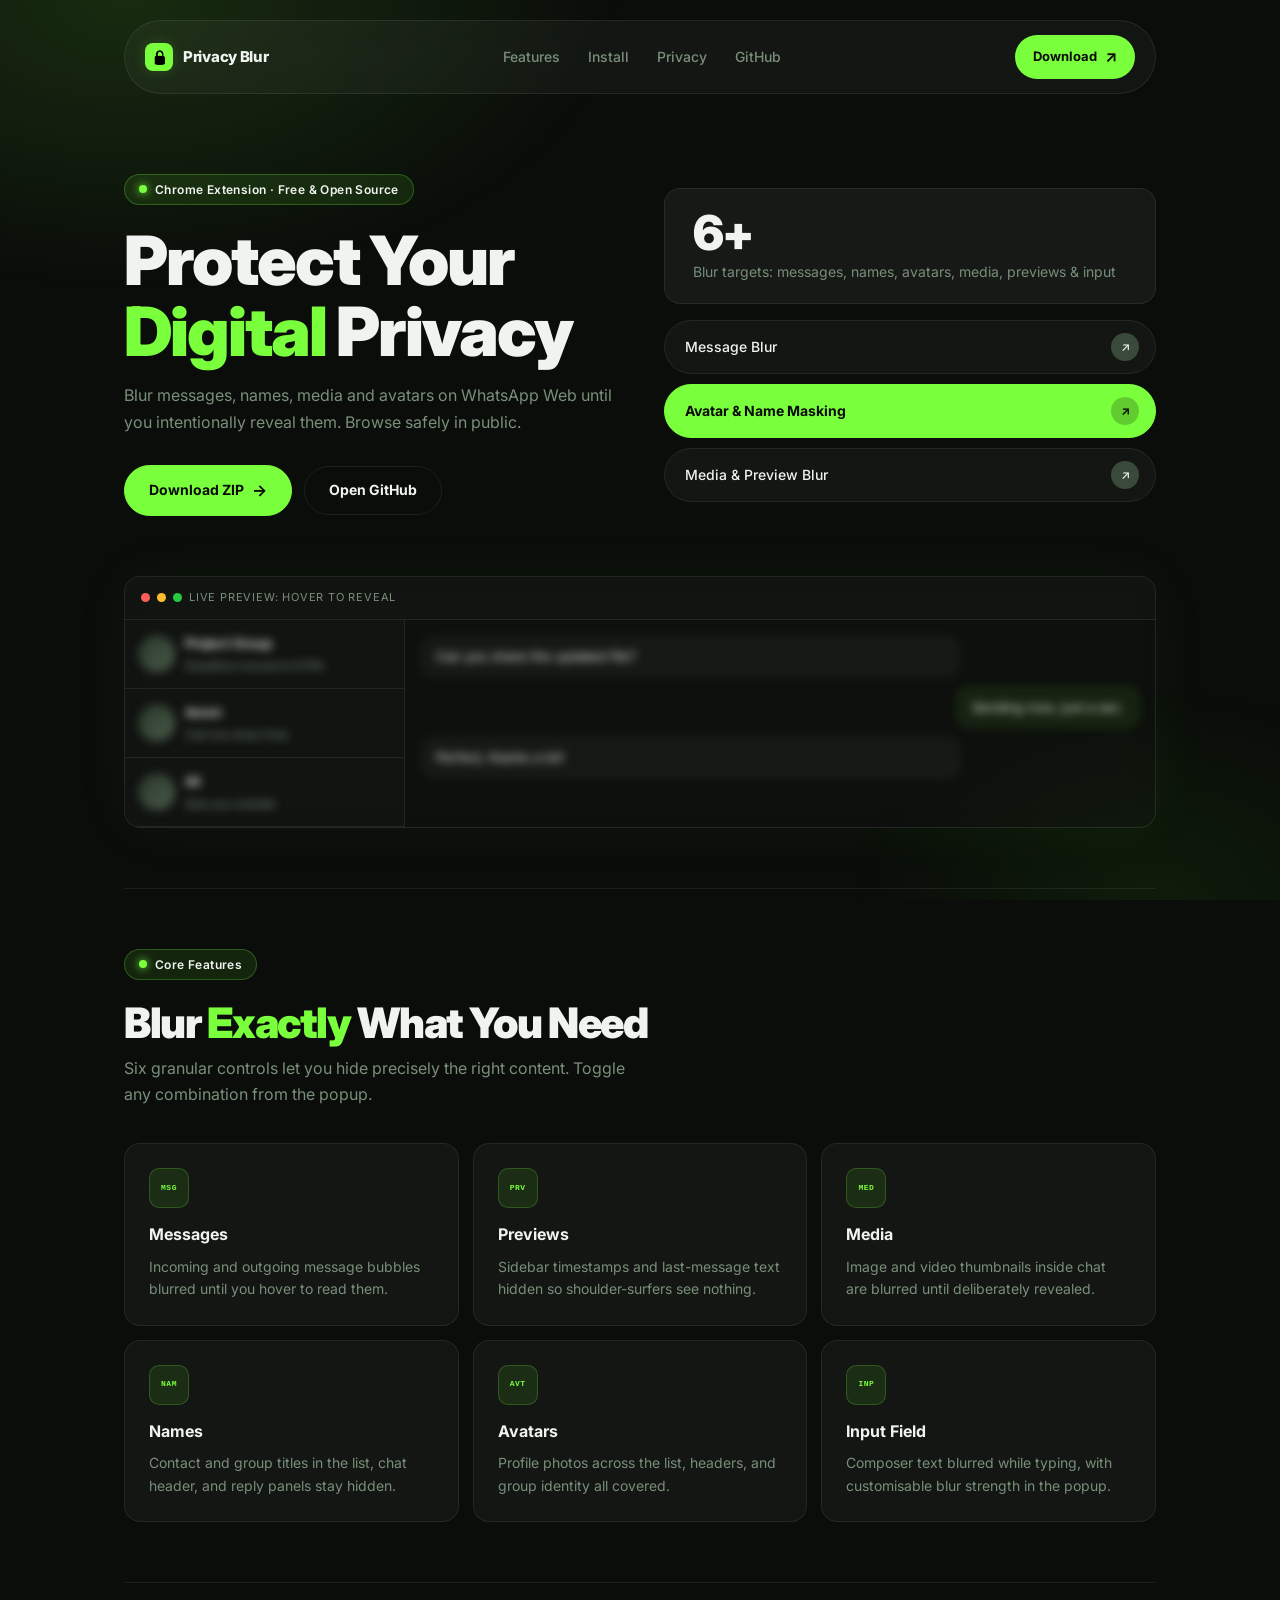
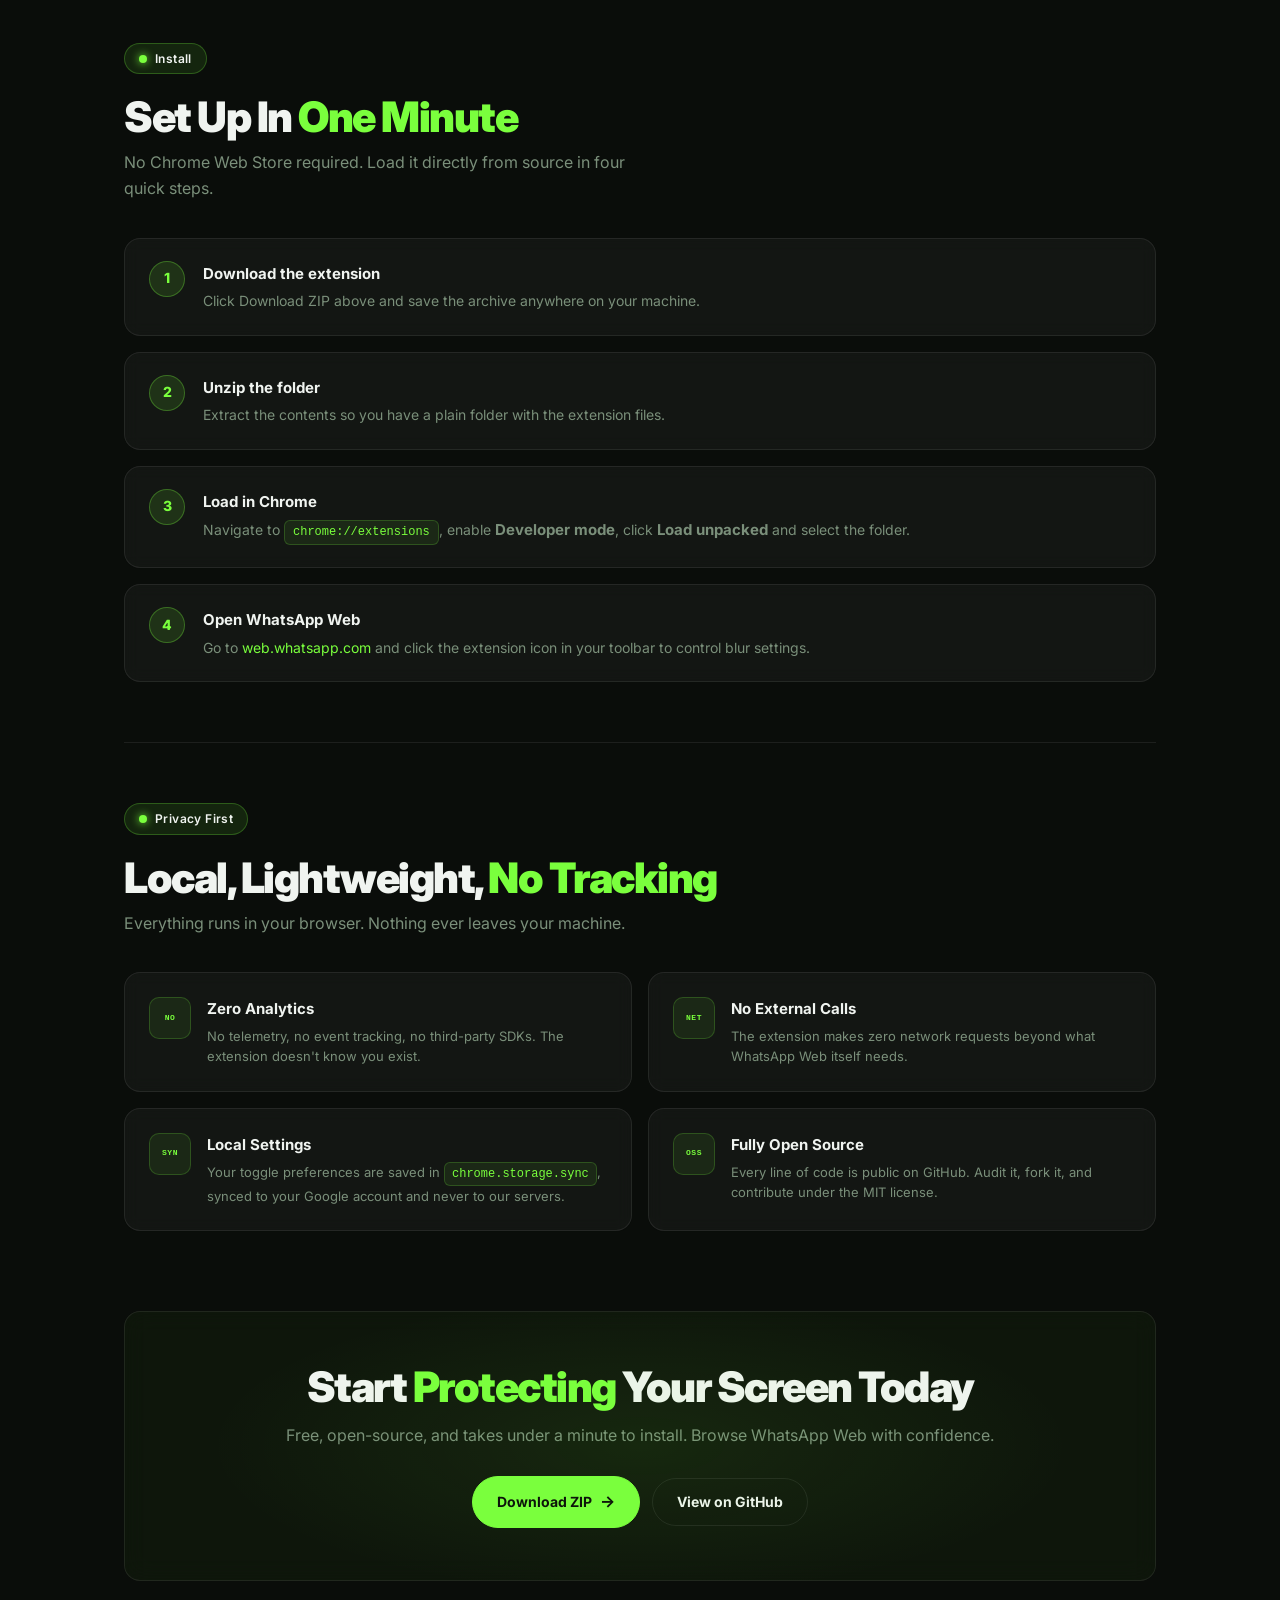
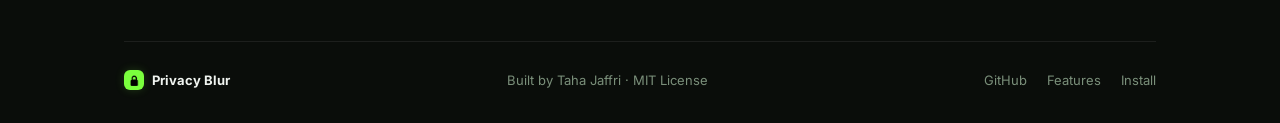
<file: index.html>
<!DOCTYPE html>
<html lang="en">
<head>
  <meta charset="UTF-8" />
  <meta name="viewport" content="width=device-width, initial-scale=1.0" />
  <title>Privacy Blur | Protect Your WhatsApp on Screen</title>
  <meta name="description" content="A Chrome extension that blurs messages, names, avatars and media on WhatsApp Web until you intentionally reveal them. Free, local, no tracking." />
  <link rel="preconnect" href="https://fonts.googleapis.com" />
  <link href="https://fonts.googleapis.com/css2?family=Inter:wght@400;500;600;700;800;900&display=swap" rel="stylesheet" />
  <link rel="stylesheet" href="style.css" />
  <link rel="icon" type="image/png" href="icons/icon48.png" />
</head>
<body>

<div class="page">

  <!-- ── Topbar ───────────────────────────────────────────────── -->
  <header class="topbar">
    <a class="brand" href="#" id="brand-logo">
      <span class="brand-mark" aria-hidden="true"></span>
      <span>Privacy Blur</span>
    </a>
    <nav class="top-links" aria-label="Primary navigation">
      <a href="#features">Features</a>
      <a href="#install">Install</a>
      <a href="#privacy">Privacy</a>
      <a href="https://github.com/SyeddTaha/whatsapp-web-privacy-blur" target="_blank" rel="noreferrer">GitHub</a>
    </nav>
    <a id="nav-cta-btn" class="nav-cta" href="https://github.com/SyeddTaha/whatsapp-web-privacy-blur/archive/refs/heads/main.zip">
      Download <span class="arrow">↗</span>
    </a>
  </header>

  <!-- ── Hero ─────────────────────────────────────────────────── -->
  <section class="hero reveal" id="hero">
    <!-- Left column -->
    <div class="hero-left">
      <p class="kicker">Chrome Extension · Free &amp; Open Source</p>
      <h1>
        Protect Your<br />
        <span class="accent">Digital</span> Privacy
      </h1>
      <p class="hero-copy">
        Blur messages, names, media and avatars on WhatsApp Web until you intentionally reveal them. Browse safely in public.
      </p>
      <div class="hero-actions">
        <a id="hero-download-btn" class="btn btn-solid" href="https://github.com/SyeddTaha/whatsapp-web-privacy-blur/archive/refs/heads/main.zip">
          Download ZIP <span class="arrow">→</span>
        </a>
        <a id="hero-github-btn" class="btn btn-ghost" href="https://github.com/SyeddTaha/whatsapp-web-privacy-blur" target="_blank" rel="noreferrer">
          Open GitHub
        </a>
      </div>
    </div>

    <!-- Right column -->
    <div class="hero-right">
      <!-- Stat card -->
      <div class="stat-card">
        <div class="stat-number">6+</div>
        <div class="stat-label">Blur targets: messages, names, avatars, media, previews &amp; input</div>
      </div>

      <!-- Feature pills -->
      <div class="pill-list">
        <div class="pill">
          <span>Message Blur</span>
          <span class="pill-icon">↗</span>
        </div>
        <div class="pill active">
          <span>Avatar &amp; Name Masking</span>
          <span class="pill-icon" style="background:rgba(0,0,0,0.2);">↗</span>
        </div>
        <div class="pill">
          <span>Media &amp; Preview Blur</span>
          <span class="pill-icon">↗</span>
        </div>
      </div>
    </div>
  </section>

  <!-- ── Demo preview ──────────────────────────────────────────── -->
  <section class="demo reveal" id="demo" aria-label="Interactive demo preview">
    <div class="demo-head">
      <span class="dot"></span>
      <span class="dot"></span>
      <span class="dot"></span>
      <p>Live Preview: hover to reveal</p>
    </div>
    <div class="demo-grid">
      <!-- Sidebar list -->
      <div class="demo-list">
        <div class="chat-row">
          <span class="avatar blur" aria-hidden="true"></span>
          <div>
            <p class="name blur">Project Group</p>
            <p class="preview blur">Deadline moved to 8 PM</p>
          </div>
        </div>
        <div class="chat-row">
          <span class="avatar blur" aria-hidden="true"></span>
          <div>
            <p class="name blur">Ammi</p>
            <p class="preview blur">Call me when free</p>
          </div>
        </div>
        <div class="chat-row">
          <span class="avatar blur" aria-hidden="true"></span>
          <div>
            <p class="name blur">Ali</p>
            <p class="preview blur">See you outside</p>
          </div>
        </div>
      </div>
      <!-- Chat window -->
      <div class="demo-chat">
        <p class="bubble in blur">Can you share the updated file?</p>
        <p class="bubble out blur">Sending now, just a sec.</p>
        <p class="bubble in blur">Perfect, thanks a lot!</p>
      </div>
    </div>
  </section>

  <!-- ── Features ─────────────────────────────────────────────── -->
  <section class="section reveal" id="features">
    <div class="section-header">
      <p class="kicker">Core Features</p>
      <h2>Blur <span class="accent">Exactly</span> What You Need</h2>
      <p class="section-sub">Six granular controls let you hide precisely the right content. Toggle any combination from the popup.</p>
    </div>
    <div class="feature-grid">
      <article class="card" id="feat-messages">
        <div class="card-icon"><span class="icon-glyph">MSG</span></div>
        <h3>Messages</h3>
        <p>Incoming and outgoing message bubbles blurred until you hover to read them.</p>
      </article>
      <article class="card" id="feat-previews">
        <div class="card-icon"><span class="icon-glyph">PRV</span></div>
        <h3>Previews</h3>
        <p>Sidebar timestamps and last-message text hidden so shoulder-surfers see nothing.</p>
      </article>
      <article class="card" id="feat-media">
        <div class="card-icon"><span class="icon-glyph">MED</span></div>
        <h3>Media</h3>
        <p>Image and video thumbnails inside chat are blurred until deliberately revealed.</p>
      </article>
      <article class="card" id="feat-names">
        <div class="card-icon"><span class="icon-glyph">NAM</span></div>
        <h3>Names</h3>
        <p>Contact and group titles in the list, chat header, and reply panels stay hidden.</p>
      </article>
      <article class="card" id="feat-avatars">
        <div class="card-icon"><span class="icon-glyph">AVT</span></div>
        <h3>Avatars</h3>
        <p>Profile photos across the list, headers, and group identity all covered.</p>
      </article>
      <article class="card" id="feat-input">
        <div class="card-icon"><span class="icon-glyph">INP</span></div>
        <h3>Input Field</h3>
        <p>Composer text blurred while typing, with customisable blur strength in the popup.</p>
      </article>
    </div>
  </section>

  <!-- ── Install ───────────────────────────────────────────────── -->
  <section class="section reveal" id="install">
    <div class="section-header">
      <p class="kicker">Install</p>
      <h2>Set Up In <span class="accent">One Minute</span></h2>
      <p class="section-sub">No Chrome Web Store required. Load it directly from source in four quick steps.</p>
    </div>
    <div class="steps-grid">
      <div class="step-card" id="step-1">
        <div class="step-num">1</div>
        <div class="step-body">
          <strong>Download the extension</strong>
          <p>Click Download ZIP above and save the archive anywhere on your machine.</p>
        </div>
      </div>
      <div class="step-card" id="step-2">
        <div class="step-num">2</div>
        <div class="step-body">
          <strong>Unzip the folder</strong>
          <p>Extract the contents so you have a plain folder with the extension files.</p>
        </div>
      </div>
      <div class="step-card" id="step-3">
        <div class="step-num">3</div>
        <div class="step-body">
          <strong>Load in Chrome</strong>
          <p>Navigate to <code>chrome://extensions</code>, enable <strong>Developer mode</strong>, click <strong>Load unpacked</strong> and select the folder.</p>
        </div>
      </div>
      <div class="step-card" id="step-4">
        <div class="step-num">4</div>
        <div class="step-body">
          <strong>Open WhatsApp Web</strong>
          <p>Go to <a href="https://web.whatsapp.com" target="_blank" rel="noreferrer" style="color:var(--green)">web.whatsapp.com</a> and click the extension icon in your toolbar to control blur settings.</p>
        </div>
      </div>
    </div>
  </section>

  <!-- ── Privacy ───────────────────────────────────────────────── -->
  <section class="section reveal" id="privacy">
    <div class="section-header">
      <p class="kicker">Privacy First</p>
      <h2>Local, Lightweight, <span class="accent">No Tracking</span></h2>
      <p class="section-sub">Everything runs in your browser. Nothing ever leaves your machine.</p>
    </div>
    <div class="privacy-grid">
      <div class="privacy-card" id="priv-analytics">
        <div class="privacy-icon"><span class="icon-glyph">NO</span></div>
        <div>
          <h4>Zero Analytics</h4>
          <p>No telemetry, no event tracking, no third-party SDKs. The extension doesn't know you exist.</p>
        </div>
      </div>
      <div class="privacy-card" id="priv-network">
        <div class="privacy-icon"><span class="icon-glyph">NET</span></div>
        <div>
          <h4>No External Calls</h4>
          <p>The extension makes zero network requests beyond what WhatsApp Web itself needs.</p>
        </div>
      </div>
      <div class="privacy-card" id="priv-storage">
        <div class="privacy-icon"><span class="icon-glyph">SYN</span></div>
        <div>
          <h4>Local Settings</h4>
          <p>Your toggle preferences are saved in <code>chrome.storage.sync</code>, synced to your Google account and never to our servers.</p>
        </div>
      </div>
      <div class="privacy-card" id="priv-open">
        <div class="privacy-icon"><span class="icon-glyph">OSS</span></div>
        <div>
          <h4>Fully Open Source</h4>
          <p>Every line of code is public on GitHub. Audit it, fork it, and contribute under the MIT license.</p>
        </div>
      </div>
    </div>
  </section>

  <!-- ── CTA Banner ─────────────────────────────────────────────── -->
  <div class="cta-banner reveal" id="cta-section">
    <h2>Start <span class="accent">Protecting</span> Your Screen Today</h2>
    <p>Free, open-source, and takes under a minute to install. Browse WhatsApp Web with confidence.</p>
    <div class="hero-actions">
      <a id="cta-download-btn" class="btn btn-solid" href="https://github.com/SyeddTaha/whatsapp-web-privacy-blur/archive/refs/heads/main.zip">
        Download ZIP <span class="arrow">→</span>
      </a>
      <a id="cta-github-btn" class="btn btn-ghost" href="https://github.com/SyeddTaha/whatsapp-web-privacy-blur" target="_blank" rel="noreferrer">
        View on GitHub
      </a>
    </div>
  </div>

  <!-- ── Footer ────────────────────────────────────────────────── -->
  <footer class="foot">
    <div class="foot-brand">
      <div class="foot-dot"></div>
      Privacy Blur
    </div>
    <p>Built by Taha Jaffri · MIT License</p>
    <nav class="foot-links" aria-label="Footer navigation">
      <a href="https://github.com/SyeddTaha/whatsapp-web-privacy-blur" target="_blank" rel="noreferrer">GitHub</a>
      <a href="#features">Features</a>
      <a href="#install">Install</a>
    </nav>
  </footer>

</div>

<script>
  /* Scroll-reveal */
  const observer = new IntersectionObserver((entries) => {
    entries.forEach((entry) => {
      if (entry.isIntersecting) {
        entry.target.classList.add('visible');
        observer.unobserve(entry.target);
      }
    });
  }, { threshold: 0.08 });

  document.querySelectorAll('.reveal').forEach((el) => observer.observe(el));

  /* Staggered card animations */
  const cards = document.querySelectorAll('.card, .step-card, .privacy-card');
  cards.forEach((card, i) => {
    card.style.transitionDelay = `${i * 60}ms`;
  });
</script>
</body>
</html>
</file>
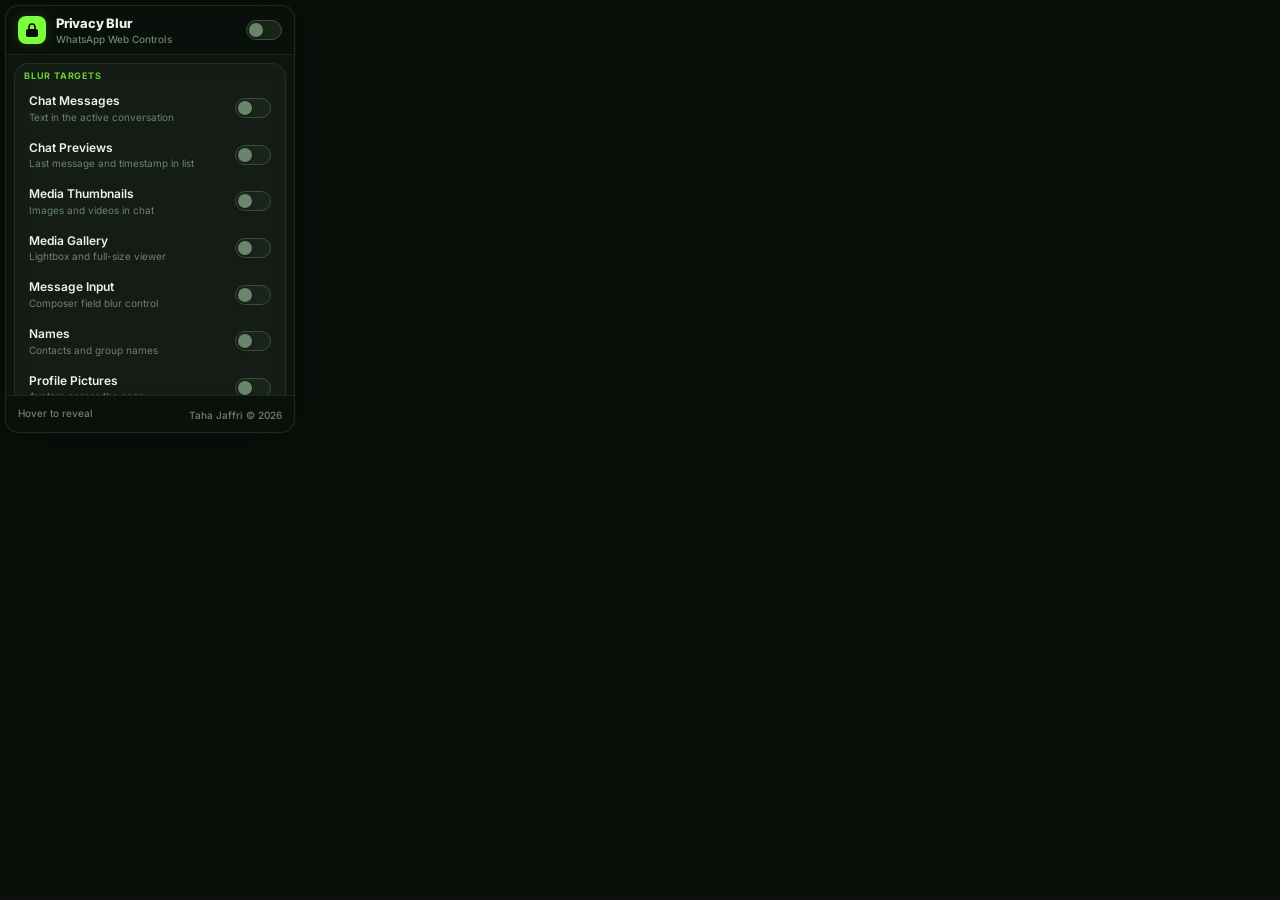
<file: popup.html>
<!DOCTYPE html>
<html lang="en">
<head>
<meta charset="UTF-8" />
<meta name="viewport" content="width=device-width, initial-scale=1.0" />
<title>WhatsApp Privacy Blur</title>
<link rel="preconnect" href="https://fonts.googleapis.com" />
<link href="https://fonts.googleapis.com/css2?family=Inter:wght@400;500;600;700;800&display=swap" rel="stylesheet" />
<link rel="stylesheet" href="popup.css" />
</head>
<body>
<div class="shell">
  <header class="popup-header">
    <div class="brand-wrap">
      <div class="brand-icon" aria-hidden="true">
        <svg width="14" height="16" viewBox="0 0 14 16" fill="none" xmlns="http://www.w3.org/2000/svg">
          <rect x="1" y="7" width="12" height="8" rx="2" fill="currentColor"/>
          <path d="M4 7V5a3 3 0 0 1 6 0v2" stroke="currentColor" stroke-width="1.6" stroke-linecap="round" fill="none"/>
          <circle cx="7" cy="11" r="1.2" fill="#0a120a"/>
        </svg>
      </div>
      <div class="brand-text">
        <p class="brand-title">Privacy Blur</p>
        <p class="brand-sub">WhatsApp Web Controls</p>
      </div>
    </div>
    <label class="master-toggle" title="Enable or disable all blurring">
      <input type="checkbox" id="toggle-enabled" />
      <span class="track"><span class="knob"></span></span>
    </label>
  </header>

  <main class="popup-body">
    <section class="group card" id="blur-targets">
      <p class="group-label">Blur Targets</p>

      <label class="row" data-key="blurMessages">
        <span class="row-text">
          <span class="row-title">Chat Messages</span>
          <span class="row-sub">Text in the active conversation</span>
        </span>
        <input type="checkbox" />
        <span class="track"><span class="knob"></span></span>
      </label>

      <label class="row" data-key="blurPreviews">
        <span class="row-text">
          <span class="row-title">Chat Previews</span>
          <span class="row-sub">Last message and timestamp in list</span>
        </span>
        <input type="checkbox" />
        <span class="track"><span class="knob"></span></span>
      </label>

      <label class="row" data-key="blurMedia">
        <span class="row-text">
          <span class="row-title">Media Thumbnails</span>
          <span class="row-sub">Images and videos in chat</span>
        </span>
        <input type="checkbox" />
        <span class="track"><span class="knob"></span></span>
      </label>

      <label class="row" data-key="blurGallery">
        <span class="row-text">
          <span class="row-title">Media Gallery</span>
          <span class="row-sub">Lightbox and full-size viewer</span>
        </span>
        <input type="checkbox" />
        <span class="track"><span class="knob"></span></span>
      </label>

      <label class="row" data-key="blurInput">
        <span class="row-text">
          <span class="row-title">Message Input</span>
          <span class="row-sub">Composer field blur control</span>
        </span>
        <input type="checkbox" />
        <span class="track"><span class="knob"></span></span>
      </label>

      <label class="row" data-key="blurNames">
        <span class="row-text">
          <span class="row-title">Names</span>
          <span class="row-sub">Contacts and group names</span>
        </span>
        <input type="checkbox" />
        <span class="track"><span class="knob"></span></span>
      </label>

      <label class="row" data-key="blurAvatars">
        <span class="row-text">
          <span class="row-title">Profile Pictures</span>
          <span class="row-sub">Avatars across the page</span>
        </span>
        <input type="checkbox" />
        <span class="track"><span class="knob"></span></span>
      </label>
    </section>

    <section class="group card">
      <p class="group-label">Blur Strength</p>

      <div class="slider-card">
        <div class="slider-head">
          <span class="row-title">Blur Amount</span>
          <span class="slider-value" id="blur-amount-value">8px</span>
        </div>
        <input type="range" id="blur-amount" class="blur-range" min="0" max="20" step="1" value="8" />
        <div class="slider-scale">
          <span>0</span>
          <span>20</span>
        </div>
      </div>
    </section>

    <section class="group card">
      <p class="group-label">Reveal Behaviour</p>

      <label class="row" data-key="noTransition">
        <span class="row-text">
          <span class="row-title">Instant Reveal</span>
          <span class="row-sub">Disable blur animation</span>
        </span>
        <input type="checkbox" />
        <span class="track"><span class="knob"></span></span>
      </label>

      <label class="row" data-key="revealOnAppHover">
        <span class="row-text">
          <span class="row-title">Hover App to Reveal All</span>
          <span class="row-sub">Mouse over page reveals all</span>
        </span>
        <input type="checkbox" />
        <span class="track"><span class="knob"></span></span>
      </label>
    </section>
  </main>

  <footer class="popup-footer">
    <div class="footer-content">
      <span id="status-line">Hover to reveal</span>
      <a href="https://github.com/SyeddTaha" target="_blank" rel="noopener noreferrer" class="footer-link">
        <span class="footer-credit">Taha Jaffri © 2026</span>
      </a>
    </div>
  </footer>
</div>
<script src="popup.js"></script>
</body>
</html>
</file>
<file: style.css>
/* ── Reset ───────────────────────────────────────────────────── */
*, *::before, *::after { box-sizing: border-box; margin: 0; padding: 0; }
html { scroll-behavior: smooth; }

/* ── Google Font ─────────────────────────────────────────────── */
@import url('https://fonts.googleapis.com/css2?family=Inter:wght@400;500;600;700;800;900&display=swap');

/* ── Design tokens ───────────────────────────────────────────── */
:root {
  --bg:         #0a0d0a;
  --bg2:        #0d120d;
  --panel:      rgba(255,255,255,0.04);
  --panel-b:    rgba(255,255,255,0.07);
  --border:     rgba(255,255,255,0.08);
  --border-h:   rgba(100,255,100,0.25);
  --green:      #7aff3d;
  --green-d:    #4ecb15;
  --green-glow: rgba(122,255,61,0.18);
  --green-glow-lg: rgba(122,255,61,0.07);
  --text:       #f0f4f0;
  --muted:      #7a8f7a;
  --sub:        #3a4a3a;
  --radius:     16px;
  --radius-sm:  10px;
}

/* ── Base ────────────────────────────────────────────────────── */
body {
  background: var(--bg);
  color: var(--text);
  font-family: 'Inter', sans-serif;
  line-height: 1.6;
  min-height: 100vh;
  overflow-x: hidden;
}

/* Background radial glow (top-left like the reference) */
body::before {
  content: '';
  position: fixed;
  inset: 0;
  background:
    radial-gradient(ellipse 60% 50% at 10% 0%, rgba(122,255,61,0.13) 0%, transparent 65%),
    radial-gradient(ellipse 40% 40% at 90% 100%, rgba(78,203,21,0.08) 0%, transparent 60%);
  pointer-events: none;
  z-index: 0;
}

a { color: inherit; text-decoration: none; }

/* ── Layout ──────────────────────────────────────────────────── */
.page {
  position: relative;
  z-index: 1;
  max-width: 1080px;
  margin: 0 auto;
  padding: 0 24px;
}

/* ── Topbar ──────────────────────────────────────────────────── */
.topbar {
  display: flex;
  align-items: center;
  justify-content: space-between;
  padding: 14px 20px;
  margin: 20px 0 0;
  background: rgba(255,255,255,0.04);
  border: 1px solid var(--border);
  border-radius: 999px;
  backdrop-filter: blur(12px);
}

.brand {
  display: inline-flex;
  align-items: center;
  gap: 10px;
  font-weight: 800;
  font-size: 15px;
  letter-spacing: -0.3px;
}

.brand-mark {
  width: 28px;
  height: 28px;
  border-radius: 8px;
  background: var(--green);
  display: flex;
  align-items: center;
  justify-content: center;
  box-shadow: 0 0 14px var(--green-glow);
  position: relative;
  flex-shrink: 0;
}
.brand-mark::after {
  content: '🔒';
  font-size: 14px;
  line-height: 1;
  filter: brightness(0);
}

.top-links {
  display: flex;
  gap: 28px;
  color: var(--muted);
  font-size: 14px;
  font-weight: 500;
}
.top-links a { transition: color 0.2s; }
.top-links a:hover { color: var(--text); }

.nav-cta {
  display: inline-flex;
  align-items: center;
  gap: 8px;
  background: var(--green);
  color: #0a0d0a;
  font-weight: 700;
  font-size: 13px;
  padding: 9px 18px;
  border-radius: 999px;
  transition: box-shadow 0.25s, transform 0.2s;
}
.nav-cta:hover {
  box-shadow: 0 0 22px var(--green-glow);
  transform: translateY(-1px);
}
.nav-cta .arrow { font-size: 16px; }

/* ── Hero ─────────────────────────────────────────────────────── */
.hero {
  display: grid;
  grid-template-columns: 1fr 1fr;
  gap: 48px;
  align-items: center;
  padding: 80px 0 60px;
}

.hero-left { }
.hero-right {
  display: flex;
  flex-direction: column;
  gap: 16px;
  align-items: flex-start;
}

.kicker {
  display: inline-flex;
  align-items: center;
  gap: 8px;
  color: var(--text);
  background: rgba(122,255,61,0.1);
  border: 1px solid rgba(122,255,61,0.25);
  border-radius: 999px;
  font-size: 12px;
  font-weight: 600;
  letter-spacing: 0.4px;
  padding: 5px 14px;
  margin-bottom: 20px;
}
.kicker::before {
  content: '';
  width: 8px; height: 8px;
  border-radius: 50%;
  background: var(--green);
  box-shadow: 0 0 8px var(--green);
  flex-shrink: 0;
}

h1 {
  font-size: clamp(38px, 5.5vw, 68px);
  line-height: 1.04;
  letter-spacing: -2px;
  font-weight: 900;
  margin-bottom: 16px;
}
h1 .accent { color: var(--green); }

.hero-copy {
  max-width: 520px;
  color: var(--muted);
  font-size: 16px;
  margin-bottom: 28px;
  line-height: 1.7;
}

.hero-actions {
  display: flex;
  gap: 12px;
  flex-wrap: wrap;
  align-items: center;
}

/* ── Buttons ─────────────────────────────────────────────────── */
.btn {
  display: inline-flex;
  align-items: center;
  justify-content: center;
  gap: 8px;
  border-radius: 999px;
  padding: 12px 24px;
  font-size: 14px;
  font-weight: 700;
  border: 1px solid transparent;
  transition: all 0.25s ease;
  cursor: pointer;
}

.btn-solid {
  background: var(--green);
  color: #080a08;
  border-color: var(--green);
}
.btn-solid:hover {
  box-shadow: 0 0 28px var(--green-glow);
  transform: translateY(-2px);
}

.btn-ghost {
  background: transparent;
  color: var(--text);
  border: 1px solid var(--border);
}
.btn-ghost:hover {
  background: var(--panel-b);
  border-color: var(--border-h);
}

.btn .arrow { font-size: 16px; }

/* ── Stats card (hero right top) ─────────────────────────────── */
.stat-card {
  background: rgba(255,255,255,0.05);
  border: 1px solid var(--border);
  border-radius: var(--radius);
  padding: 20px 28px;
  backdrop-filter: blur(10px);
  width: 100%;
}
.stat-number {
  font-size: 48px;
  font-weight: 900;
  letter-spacing: -2px;
  line-height: 1;
  margin-bottom: 4px;
}
.stat-label {
  color: var(--muted);
  font-size: 14px;
}

/* ── Feature pills (hero right) ──────────────────────────────── */
.pill-list {
  display: flex;
  flex-direction: column;
  gap: 10px;
  width: 100%;
}

.pill {
  display: flex;
  align-items: center;
  justify-content: space-between;
  background: rgba(255,255,255,0.04);
  border: 1px solid var(--border);
  border-radius: 999px;
  padding: 12px 16px 12px 20px;
  font-size: 14px;
  font-weight: 500;
  backdrop-filter: blur(8px);
  transition: border-color 0.2s, background 0.2s;
  cursor: default;
}
.pill:hover {
  border-color: var(--border-h);
  background: rgba(122,255,61,0.06);
}
.pill.active {
  background: var(--green);
  color: #080a08;
  border-color: var(--green);
  font-weight: 700;
}
.pill-icon {
  width: 28px; height: 28px;
  border-radius: 50%;
  background: var(--sub);
  display: flex; align-items: center; justify-content: center;
  font-size: 12px;
  flex-shrink: 0;
}
.pill.active .pill-icon { background: rgba(0,0,0,0.2); }

/* ── Demo section ────────────────────────────────────────────── */
.demo {
  margin: 0 0 60px;
  border: 1px solid var(--border);
  border-radius: var(--radius);
  overflow: hidden;
  background: rgba(255,255,255,0.03);
  backdrop-filter: blur(10px);
  box-shadow: 0 0 60px rgba(122,255,61,0.05);
}

.demo-head {
  display: flex;
  align-items: center;
  gap: 7px;
  border-bottom: 1px solid var(--border);
  padding: 12px 16px;
  color: var(--muted);
  font-size: 11px;
  text-transform: uppercase;
  letter-spacing: 0.8px;
}

.dot {
  width: 9px; height: 9px;
  border-radius: 50%;
  background: var(--sub);
}
.dot:nth-child(1) { background: #ff5f57; }
.dot:nth-child(2) { background: #ffbd2e; }
.dot:nth-child(3) { background: #28c840; }

.demo-grid {
  display: grid;
  grid-template-columns: 280px 1fr;
}

.demo-list {
  border-right: 1px solid var(--border);
}

.chat-row {
  display: grid;
  grid-template-columns: 36px 1fr;
  gap: 10px;
  align-items: center;
  padding: 13px 14px;
  border-bottom: 1px solid var(--border);
  transition: background 0.15s;
}
.chat-row:hover { background: rgba(255,255,255,0.03); }

.avatar {
  width: 36px; height: 36px;
  border-radius: 50%;
  background: linear-gradient(135deg, #2a3a2a, #4a5a4a);
  border: 1px solid var(--border);
}

.name { font-size: 13px; font-weight: 600; margin-bottom: 2px; }
.preview { color: var(--muted); font-size: 12px; }

.demo-chat {
  padding: 16px;
  display: flex;
  flex-direction: column;
  gap: 10px;
  background: rgba(0,0,0,0.2);
}

.bubble {
  max-width: 75%;
  border: 1px solid var(--border);
  border-radius: 12px;
  padding: 9px 14px;
  font-size: 13px;
  background: rgba(255,255,255,0.04);
}
.bubble.out {
  margin-left: auto;
  background: rgba(122,255,61,0.08);
  border-color: rgba(122,255,61,0.2);
}

.blur { filter: blur(5px); transition: filter 0.25s ease; }
.blur:hover { filter: blur(0); }

/* ── Section base ────────────────────────────────────────────── */
.section {
  padding: 60px 0;
  border-top: 1px solid var(--border);
}

.section-header {
  margin-bottom: 36px;
}

h2 {
  font-size: clamp(28px, 4vw, 42px);
  line-height: 1.1;
  letter-spacing: -1.5px;
  font-weight: 900;
  margin-bottom: 10px;
}
h2 .accent { color: var(--green); }

.section-sub {
  color: var(--muted);
  font-size: 16px;
  max-width: 520px;
}

/* ── Feature grid ────────────────────────────────────────────── */
.feature-grid {
  display: grid;
  gap: 14px;
  grid-template-columns: repeat(3, minmax(0, 1fr));
}

.card {
  border: 1px solid var(--border);
  border-radius: var(--radius);
  padding: 24px;
  background: var(--panel);
  backdrop-filter: blur(8px);
  transition: border-color 0.25s, transform 0.25s, box-shadow 0.25s;
  position: relative;
  overflow: hidden;
}
.card::before {
  content: '';
  position: absolute;
  top: -40px; left: -40px;
  width: 120px; height: 120px;
  background: radial-gradient(circle, var(--green-glow) 0%, transparent 70%);
  opacity: 0;
  transition: opacity 0.3s;
}
.card:hover { border-color: var(--border-h); transform: translateY(-4px); box-shadow: 0 16px 40px rgba(0,0,0,0.3); }
.card:hover::before { opacity: 1; }

.card-icon {
  width: 40px; height: 40px;
  border-radius: 10px;
  background: rgba(122,255,61,0.1);
  border: 1px solid rgba(122,255,61,0.2);
  display: flex; align-items: center; justify-content: center;
  margin-bottom: 14px;
}

.icon-glyph {
  font-size: 8px;
  font-weight: 800;
  letter-spacing: 0.5px;
  color: var(--green);
  font-family: 'Courier New', monospace;
  text-transform: uppercase;
}

.card h3 {
  font-size: 16px;
  font-weight: 700;
  margin-bottom: 8px;
}
.card p {
  color: var(--muted);
  font-size: 14px;
  line-height: 1.6;
}

/* ── Steps ───────────────────────────────────────────────────── */
.steps-grid {
  display: grid;
  gap: 16px;
  counter-reset: steps;
}

.step-card {
  display: flex;
  align-items: flex-start;
  gap: 18px;
  background: var(--panel);
  border: 1px solid var(--border);
  border-radius: var(--radius);
  padding: 22px 24px;
  backdrop-filter: blur(8px);
  transition: border-color 0.25s;
  counter-increment: steps;
}
.step-card:hover { border-color: var(--border-h); }

.step-num {
  width: 36px; height: 36px;
  border-radius: 50%;
  background: rgba(122,255,61,0.12);
  border: 1px solid rgba(122,255,61,0.3);
  color: var(--green);
  font-weight: 800;
  font-size: 14px;
  display: flex; align-items: center; justify-content: center;
  flex-shrink: 0;
}

.step-body p { color: var(--muted); font-size: 14px; margin-top: 4px; }
.step-body strong { font-size: 15px; font-weight: 700; }

.step-body code {
  display: inline-block;
  background: rgba(122,255,61,0.08);
  border: 1px solid rgba(122,255,61,0.2);
  color: var(--green);
  border-radius: 6px;
  padding: 2px 8px;
  font-family: 'Courier New', monospace;
  font-size: 12px;
}

/* ── Privacy / details ───────────────────────────────────────── */
.privacy-grid {
  display: grid;
  grid-template-columns: 1fr 1fr;
  gap: 16px;
}

.privacy-card {
  background: var(--panel);
  border: 1px solid var(--border);
  border-radius: var(--radius);
  padding: 24px;
  backdrop-filter: blur(8px);
  display: flex;
  gap: 16px;
  align-items: flex-start;
  transition: border-color 0.25s;
}
.privacy-card:hover { border-color: var(--border-h); }

.privacy-icon {
  width: 42px; height: 42px; flex-shrink: 0;
  border-radius: 10px;
  background: rgba(122,255,61,0.08);
  border: 1px solid rgba(122,255,61,0.2);
  display: flex; align-items: center; justify-content: center;
  font-size: 20px;
}

.privacy-card h4 { font-size: 15px; font-weight: 700; margin-bottom: 5px; }
.privacy-card p  { color: var(--muted); font-size: 13px; line-height: 1.55; }

.privacy-card code {
  display: inline-block;
  background: rgba(122,255,61,0.08);
  border: 1px solid rgba(122,255,61,0.2);
  color: var(--green);
  border-radius: 6px;
  padding: 2px 7px;
  font-family: 'Courier New', monospace;
  font-size: 12px;
}

/* ── CTA banner ──────────────────────────────────────────────── */
.cta-banner {
  margin: 20px 0 60px;
  border: 1px solid var(--border);
  border-radius: var(--radius);
  padding: 52px 48px;
  background: rgba(122,255,61,0.04);
  backdrop-filter: blur(12px);
  text-align: center;
  position: relative;
  overflow: hidden;
}
.cta-banner::before {
  content: '';
  position: absolute;
  inset: 0;
  background: radial-gradient(ellipse 60% 80% at 50% 50%, rgba(122,255,61,0.08) 0%, transparent 70%);
  pointer-events: none;
}
.cta-banner h2 { margin-bottom: 12px; }
.cta-banner p  { color: var(--muted); margin-bottom: 28px; font-size: 16px; }
.cta-banner .hero-actions { justify-content: center; }

/* ── Footer ──────────────────────────────────────────────────── */
.foot {
  border-top: 1px solid var(--border);
  padding: 28px 0 32px;
  display: flex;
  align-items: center;
  justify-content: space-between;
  color: var(--muted);
  font-size: 13px;
}
.foot-brand {
  display: flex; align-items: center; gap: 8px;
  font-weight: 700; color: var(--text);
}
.foot-dot {
  width: 20px; height: 20px;
  border-radius: 6px;
  background: var(--green);
  box-shadow: 0 0 10px var(--green-glow);
  display: flex;
  align-items: center;
  justify-content: center;
  position: relative;
  flex-shrink: 0;
}
.foot-dot::after {
  content: '🔒';
  font-size: 10px;
  line-height: 1;
  filter: brightness(0);
}
.foot-links { display: flex; gap: 20px; }
.foot-links a:hover { color: var(--text); }

/* ── Reveal animation ────────────────────────────────────────── */
.reveal {
  opacity: 0;
  transform: translateY(24px);
  transition: opacity 0.5s ease, transform 0.5s ease;
}
.reveal.visible {
  opacity: 1;
  transform: translateY(0);
}

/* ── Responsive ──────────────────────────────────────────────── */
@media (max-width: 860px) {
  .hero { grid-template-columns: 1fr; gap: 40px; padding: 60px 0 40px; }
  .hero-right { width: 100%; }
  .top-links { display: none; }
  .demo-grid { grid-template-columns: 1fr; }
  .demo-list { border-right: 0; border-bottom: 1px solid var(--border); }
  .feature-grid { grid-template-columns: 1fr 1fr; }
  .privacy-grid { grid-template-columns: 1fr; }
}

@media (max-width: 580px) {
  body { padding: 0; }
  .page { padding: 0 16px; }
  .topbar { border-radius: 12px; padding: 10px 14px; margin: 12px 0 0; }
  .feature-grid { grid-template-columns: 1fr; }
  .cta-banner { padding: 32px 20px; }
  .foot { flex-direction: column; gap: 16px; text-align: center; }
  .foot-links { justify-content: center; }
}
</file>
<file: popup.css>
/* ── Reset ───────────────────────────────────────────────────── */
*, *::before, *::after { box-sizing: border-box; margin: 0; padding: 0; }

/* ── Google Font ─────────────────────────────────────────────── */
@import url('https://fonts.googleapis.com/css2?family=Inter:wght@400;500;600;700;800&display=swap');

/* ── Design tokens ───────────────────────────────────────────── */
:root {
  --bg:          #09100a;
  --panel:       #0d150e;
  --panel-2:     #101a11;
  --card-bg:     rgba(255,255,255,0.03);
  --border:      rgba(255,255,255,0.08);
  --border-h:    rgba(122,255,61,0.25);
  --green:       #7aff3d;
  --green-d:     #4ecb15;
  --green-glow:  rgba(122,255,61,0.18);
  --green-dim:   rgba(122,255,61,0.10);
  --text:        #edf2ed;
  --muted:       #6a856a;
  --sub:         #3a4f3a;
  --track-off:   #1a251a;
  --radius-lg:   14px;
  --radius-md:   10px;
  --radius-sm:   7px;
}

/* ── Base ────────────────────────────────────────────────────── */
html { background: var(--bg); }

body {
  width: 300px;
  min-height: 0;
  font-family: 'Inter', sans-serif;
  color: var(--text);
  background: var(--bg);
  background-image:
    radial-gradient(ellipse 80% 40% at 50% -10%, rgba(122,255,61,0.08) 0%, transparent 60%);
}

/* ── Shell ───────────────────────────────────────────────────── */
.shell {
  margin: 5px;
  border: 1px solid var(--border);
  border-radius: var(--radius-lg);
  background: var(--panel);
  overflow: hidden;
  box-shadow: 0 0 40px rgba(0,0,0,0.6), 0 0 0 1px rgba(122,255,61,0.04);
}

/* ── Header ──────────────────────────────────────────────────── */
.popup-header {
  display: flex;
  align-items: center;
  justify-content: space-between;
  gap: 12px;
  padding: 9px 12px;
  background: rgba(0,0,0,0.25);
  border-bottom: 1px solid var(--border);
  backdrop-filter: blur(8px);
}

.brand-wrap {
  display: flex;
  align-items: center;
  gap: 10px;
  min-width: 0;
}

.brand-icon {
  display: grid;
  place-items: center;
  width: 28px;
  height: 28px;
  border-radius: 8px;
  background: var(--green);
  box-shadow: 0 0 12px var(--green-glow);
  flex-shrink: 0;
}

/* Lock SVG in brand icon */
.brand-icon svg {
  color: #080e08;
}

.brand-title {
  font-size: 13px;
  font-weight: 800;
  letter-spacing: -0.2px;
  color: var(--text);
}

.brand-sub {
  margin-top: 2px;
  color: var(--muted);
  font-size: 10px;
  font-weight: 500;
}

/* ── Body ────────────────────────────────────────────────────── */
.popup-body {
  display: flex;
  flex-direction: column;
  gap: 6px;
  padding: 8px;
  max-height: 340px;
  overflow-y: auto;
  scrollbar-width: none;
  -ms-overflow-style: none;
}
.popup-body::-webkit-scrollbar { display: none; }

/* ── Card / Group ────────────────────────────────────────────── */
.group.card {
  background: var(--card-bg);
  border: 1px solid var(--border);
  border-radius: var(--radius-lg);
  padding: 6px;
  backdrop-filter: blur(6px);
}

.group-label {
  color: var(--green);
  font-size: 9px;
  font-weight: 700;
  letter-spacing: 0.8px;
  text-transform: uppercase;
  margin: 0 3px 5px;
  opacity: 0.8;
}

/* ── Row (toggle row) ────────────────────────────────────────── */
.row {
  display: flex;
  align-items: center;
  gap: 10px;
  padding: 6px 7px;
  border-radius: var(--radius-md);
  cursor: pointer;
  transition: background 0.18s ease, border-color 0.18s ease;
  border: 1px solid transparent;
}

.row:hover {
  background: rgba(122,255,61,0.04);
  border-color: rgba(122,255,61,0.12);
}

.row + .row { margin-top: 2px; }

.row input[type='checkbox'] { display: none; }

.row-text {
  flex: 1;
  min-width: 0;
}

.row-title {
  display: block;
  font-size: 12px;
  font-weight: 600;
  color: var(--text);
  line-height: 1.3;
}

.row-sub {
  display: block;
  margin-top: 2px;
  font-size: 10px;
  color: var(--muted);
  line-height: 1.3;
}

/* ── Toggle track ────────────────────────────────────────────── */
.master-toggle,
.track {
  display: inline-flex;
  align-items: center;
}

.master-toggle { cursor: pointer; }
.master-toggle input { display: none; }

.track {
  width: 36px;
  height: 20px;
  border-radius: 999px;
  background: var(--track-off);
  border: 1px solid var(--sub);
  position: relative;
  transition: background 0.22s ease, border-color 0.22s ease, box-shadow 0.22s ease;
  flex-shrink: 0;
}

input:checked + .track {
  background: var(--green);
  border-color: var(--green);
  box-shadow: 0 0 10px var(--green-glow);
}

.knob {
  width: 14px;
  height: 14px;
  border-radius: 50%;
  background: var(--muted);
  position: absolute;
  left: 2px;
  top: 2px;
  transition: left 0.22s ease, background 0.22s ease;
  box-shadow: 0 1px 4px rgba(0,0,0,0.4);
}

input:checked + .track .knob {
  left: 18px;
  background: #0a120a;
}

/* ── Slider ──────────────────────────────────────────────────── */
.slider-card {
  border: 1px solid var(--border);
  border-radius: var(--radius-md);
  padding: 8px 10px;
  background: rgba(0,0,0,0.2);
}

.slider-head {
  display: flex;
  align-items: center;
  justify-content: space-between;
  margin-bottom: 10px;
}

.slider-value {
  color: var(--green);
  font-size: 11px;
  font-weight: 700;
  font-variant-numeric: tabular-nums;
  background: rgba(122,255,61,0.1);
  border: 1px solid rgba(122,255,61,0.2);
  border-radius: 5px;
  padding: 1px 7px;
}

.blur-range {
  width: 100%;
  appearance: none;
  height: 4px;
  border-radius: 999px;
  background: var(--sub);
  outline: none;
  cursor: pointer;
}

.blur-range::-webkit-slider-thumb {
  appearance: none;
  width: 16px;
  height: 16px;
  border-radius: 50%;
  background: var(--green);
  border: 2px solid #0a120a;
  box-shadow: 0 0 8px var(--green-glow);
  cursor: pointer;
  transition: box-shadow 0.2s;
}
.blur-range::-webkit-slider-thumb:hover {
  box-shadow: 0 0 14px var(--green-glow);
}

.blur-range::-moz-range-thumb {
  width: 16px;
  height: 16px;
  border-radius: 50%;
  background: var(--green);
  border: 2px solid #0a120a;
  box-shadow: 0 0 8px var(--green-glow);
  cursor: pointer;
}

/* Filled track left of thumb (webkit only) */
.blur-range::-webkit-slider-runnable-track {
  height: 4px;
  border-radius: 999px;
}

.slider-scale {
  margin-top: 7px;
  display: flex;
  justify-content: space-between;
  color: var(--muted);
  font-size: 9px;
  font-variant-numeric: tabular-nums;
}

/* ── Footer ──────────────────────────────────────────────────── */
.popup-footer {
  padding: 7px 12px 9px;
  border-top: 1px solid var(--border);
  background: rgba(0,0,0,0.2);
}

.footer-content {
  display: flex;
  align-items: center;
  justify-content: space-between;
  gap: 8px;
}

#status-line {
  color: var(--muted);
  font-size: 10px;
  font-weight: 500;
  line-height: 1.4;
  flex: 1;
  min-width: 0;
  white-space: nowrap;
  overflow: hidden;
  text-overflow: ellipsis;
}

.footer-credit {
  color: var(--muted);
  font-size: 10px;
  font-weight: 500;
  line-height: 1.4;
  white-space: nowrap;
  flex-shrink: 0;
}

.footer-link {
  text-decoration: none;
}

/* ── Disabled state ──────────────────────────────────────────── */
.shell.disabled .group {
  opacity: 0.35;
  pointer-events: none;
}

.shell.disabled .popup-header .master-toggle {
  pointer-events: auto;
}
</file>
